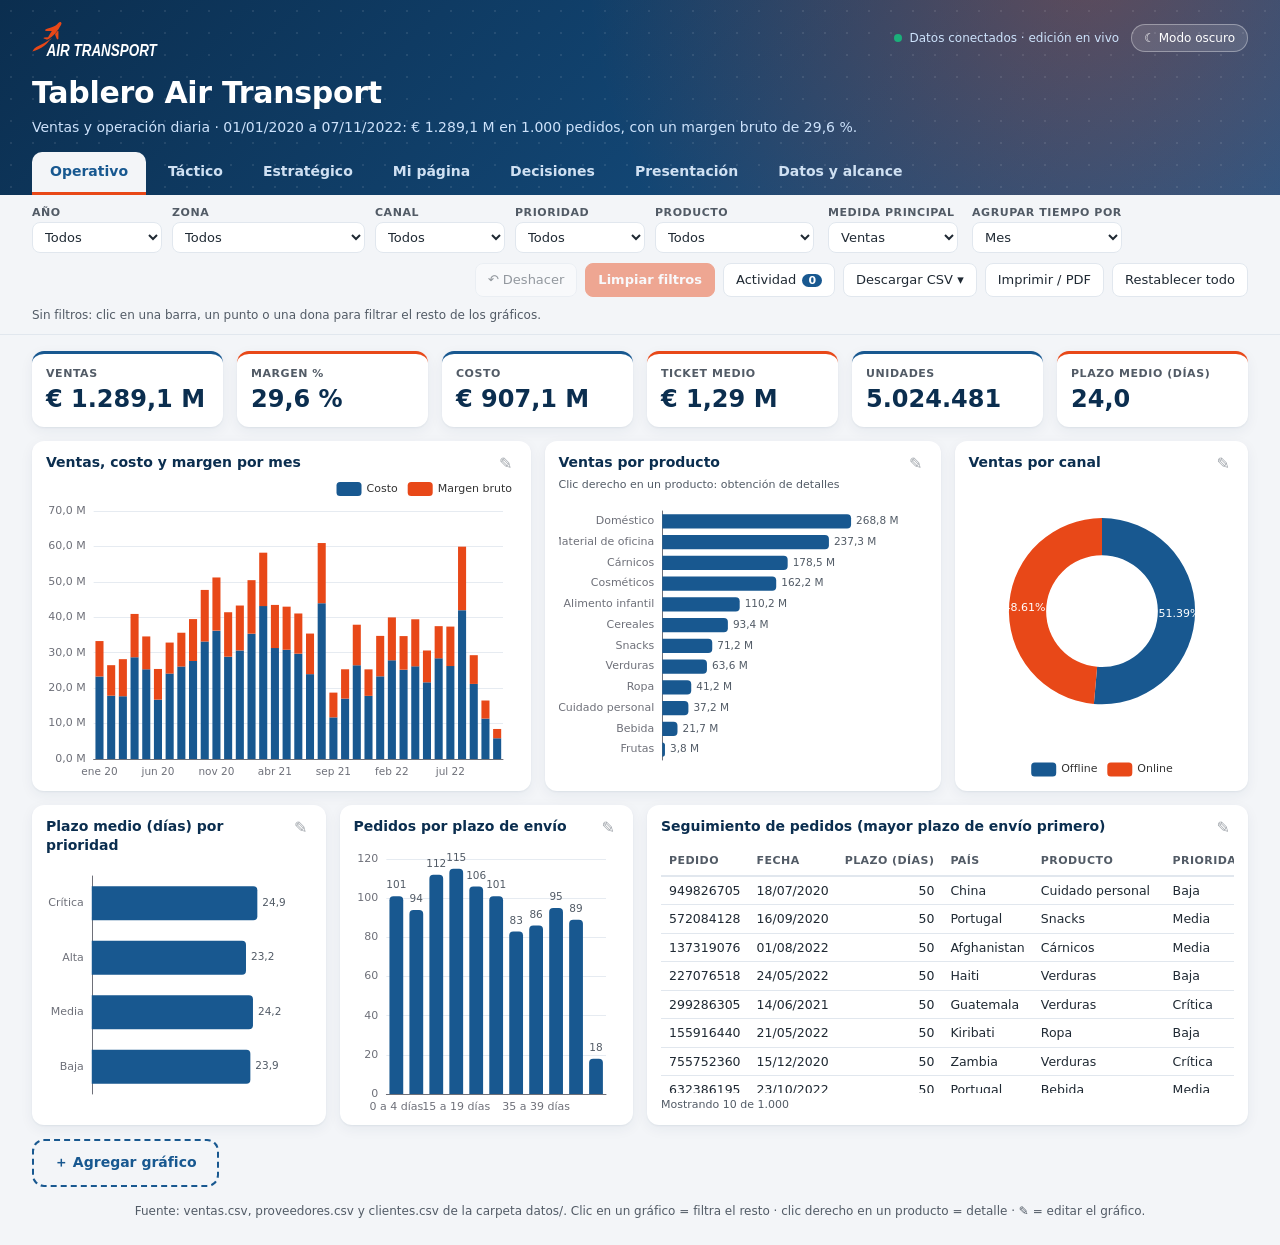
<file: tablero-air-transport/tablero/index.html>
<!doctype html>
<html lang="es">
<head>
<meta charset="utf-8">
<meta name="viewport" content="width=device-width, initial-scale=1">
<title>Tablero Air Transport</title>
<link rel="stylesheet" href="estilos.css">
</head>
<body>
<header class="cab">
  <div class="cab-fila">
    <div class="marca" id="marca">
      <svg viewBox="0 0 32 32" width="34" height="34" aria-hidden="true"><rect width="32" height="32" rx="9" fill="#E84818"/><path d="M6 17 26 7l-6 18-4-7z" fill="#fff"/></svg>
      <span>AIR TRANSPORT</span>
    </div>
    <span class="vivo"><i></i> Datos conectados · edición en vivo</span>
    <button id="b-tema" class="tema-btn" type="button" aria-pressed="false" title="Cambiar entre modo claro y modo oscuro">☾ Modo oscuro</button>
  </div>
  <h1 id="titulo">Tablero Air Transport</h1>
  <p id="resumen" class="resumen"></p>
  <nav id="tabs" class="tabs" aria-label="Páginas del tablero"></nav>
</header>

<div class="barra" id="barra">
  <div id="filtros" class="filtros"></div>
  <label class="campo">Medida principal<select id="principal"></select></label>
  <label class="campo">Agrupar tiempo por<select id="granularidad"></select></label>
  <div class="acciones">
    <button id="b-deshacer" type="button" title="Deshacer el último cambio">↶ Deshacer</button>
    <button id="b-limpiar" type="button" class="naranja">Limpiar filtros</button>
    <button id="b-actividad" type="button">Actividad <b id="n-actividad">0</b></button>
    <button id="b-imprimir" type="button" title="Imprime la página o la guarda como PDF">Imprimir / PDF</button>
    <button id="b-todo" type="button" title="Vuelve el tablero a su estado original">Restablecer todo</button>
  </div>
  <div id="chips" class="chips" aria-live="polite"></div>
</div>

<main id="pagina" class="pagina"></main>
<footer class="pie">Fuente: ventas.csv, proveedores.csv y clientes.csv de la carpeta datos/. Clic en un gráfico = filtra el resto · clic derecho en un producto = detalle · ✎ = editar el gráfico.</footer>

<aside id="editor" class="editor" hidden></aside>
<div id="menu" class="menu" hidden></div>
<section id="actividad" class="actividad" hidden></section>

<script src="vendor/echarts.min.js"></script>
<script src="datos.js"></script>
<script src="mapa.js"></script>
<script src="nucleo.js"></script>
<script src="paginas.js"></script>
<script src="presentacion.js"></script>
<script src="app.js"></script>
<script src="logo.js"></script>
<script src="descargas.js"></script>
</body>
</html>
</file>
<file: tablero-air-transport/tablero/estilos.css>
:root {
  --azul: #185890; --azul-osc: #0B2E4F; --azul-claro: #CDE2FB; --naranja: #E84818;
  --fondo: #F3F5F8; --tinta: #1F2933; --suave: #525B66; --borde: #E1E7EE; --blanco: #fff;
  --sombra: 0 1px 2px rgba(11, 46, 79, .06), 0 4px 14px rgba(11, 46, 79, .06);
  --cab1: #0B2E4F; --cab2: #185890; --accion: #185890; --barra: rgba(243, 245, 248, .94); --hover: #f0f6fd; --resalte: #eaf2fb; --decision-bg: #fff8f5;
}
html[data-tema="oscuro"] {
  color-scheme: dark;
  --fondo: #0D1722; --blanco: #15222F; --tinta: #E6EDF5; --suave: #9FB0C3; --borde: #26364A; --azul: #6DB1F2; --azul-osc: #DCEAFB;
  --accion: #1F6FB5; --barra: rgba(13, 23, 34, .94); --hover: #1B2D40; --resalte: #1D3550; --decision-bg: #2A1F1B;
  --sombra: 0 1px 2px rgba(0, 0, 0, .45), 0 4px 14px rgba(0, 0, 0, .35);
}
* { box-sizing: border-box; }
html { color-scheme: light; }
body { margin: 0; background: var(--fondo); color: var(--tinta); font: 14px/1.4 "Segoe UI", system-ui, -apple-system, sans-serif; }
[hidden] { display: none !important; }
button, select, input { font: inherit; color: inherit; }
button { cursor: pointer; }

/* Cabecera */
.cab { background: radial-gradient(circle at 85% -20%, rgba(232, 72, 24, .35), transparent 45%), linear-gradient(135deg, var(--cab1), var(--cab2)); color: #fff; padding: 18px clamp(16px, 3vw, 32px) 0; position: relative; overflow: hidden; }
.cab::before { content: ""; position: absolute; inset: 0; background-image: radial-gradient(rgba(255,255,255,.09) 1px, transparent 1px); background-size: 22px 22px; pointer-events: none; }
.cab > * { position: relative; }
.cab-fila { display: flex; justify-content: space-between; align-items: center; gap: 12px; flex-wrap: wrap; }
.marca { display: flex; align-items: center; gap: 10px; font-weight: 700; letter-spacing: .18em; font-size: 13px; }
.cab-fila .vivo { margin-left: auto; }
.tema-btn { background: rgba(255, 255, 255, .12); color: #fff; border: 1px solid rgba(255, 255, 255, .35); border-radius: 999px; padding: 5px 12px; font-size: 12px; }
.tema-btn:hover { background: rgba(255, 255, 255, .24); }
.vivo { font-size: 12px; color: var(--azul-claro); display: flex; align-items: center; gap: 7px; }
.vivo i { width: 8px; height: 8px; border-radius: 50%; background: #1BAF7A; box-shadow: 0 0 0 0 rgba(27, 175, 122, .7); animation: pulso 2s infinite; }
@keyframes pulso { 70% { box-shadow: 0 0 0 8px rgba(27, 175, 122, 0); } 100% { box-shadow: 0 0 0 0 rgba(27, 175, 122, 0); } }
h1 { margin: 14px 0 4px; font-size: clamp(22px, 3vw, 30px); font-weight: 700; letter-spacing: -.01em; }
.resumen { margin: 0 0 14px; color: var(--azul-claro); max-width: 900px; min-height: 20px; }
.tabs { display: flex; gap: 4px; flex-wrap: wrap; }
.tab { background: transparent; border: 0; color: #cfe0f2; padding: 10px 18px; border-radius: 10px 10px 0 0; font-weight: 600; border-bottom: 3px solid transparent; }
.tab:hover { color: #fff; background: rgba(255,255,255,.08); }
.tab[aria-selected="true"] { background: var(--fondo); color: var(--azul); border-bottom-color: var(--naranja); }

/* Barra de filtros */
.barra { position: sticky; top: 0; z-index: 20; display: flex; flex-wrap: wrap; align-items: end; gap: 10px 14px; background: var(--barra); backdrop-filter: blur(6px); padding: 10px clamp(16px, 3vw, 32px); border-bottom: 1px solid var(--borde); }
.filtros { display: flex; flex-wrap: wrap; gap: 10px; }
.campo { display: flex; flex-direction: column; gap: 2px; font-size: 11px; font-weight: 600; text-transform: uppercase; letter-spacing: .05em; color: var(--suave); }
.campo select, .editor select, .editor input[type=text] { min-width: 130px; padding: 6px 8px; border: 1px solid var(--borde); border-radius: 8px; background: var(--blanco); text-transform: none; letter-spacing: 0; font-weight: 400; font-size: 13px; color: var(--tinta); }
.campo select:focus-visible, button:focus-visible, .editor input:focus-visible { outline: 2px solid var(--azul); outline-offset: 1px; }
.campo.activo select { border-color: var(--naranja); box-shadow: 0 0 0 2px rgba(232, 72, 24, .15); }
.acciones { display: flex; gap: 8px; flex-wrap: wrap; margin-left: auto; }
.acciones button, .editor button, .menu button { padding: 7px 12px; border: 1px solid var(--borde); border-radius: 8px; background: var(--blanco); font-size: 13px; }
.acciones button:hover, .editor button:hover { border-color: var(--azul); color: var(--azul); }
.acciones button:disabled { opacity: .45; cursor: default; }
.acciones .naranja { background: var(--naranja); border-color: var(--naranja); color: #fff; font-weight: 600; }
.acciones .naranja:hover { background: #c93a0f; color: #fff; }
#n-actividad { background: var(--accion); color: #fff; border-radius: 10px; padding: 0 6px; font-size: 11px; margin-left: 2px; }
.chips { flex-basis: 100%; display: flex; gap: 6px; flex-wrap: wrap; min-height: 0; }
.chip { display: inline-flex; align-items: center; gap: 6px; background: var(--blanco); border: 1px solid var(--naranja); color: var(--tinta); border-radius: 999px; padding: 2px 4px 2px 10px; font-size: 12px; }
.chip button { border: 0; background: var(--naranja); color: #fff; border-radius: 50%; width: 18px; height: 18px; line-height: 16px; padding: 0; font-size: 12px; }
.chips .hint { color: var(--suave); font-size: 12px; }

/* Páginas y tarjetas */
.pagina { display: grid; grid-template-columns: repeat(12, minmax(0, 1fr)); gap: 14px; padding: 16px clamp(16px, 3vw, 32px) 8px; max-width: 1680px; margin: 0 auto; }
.kpis { grid-column: span 12; display: grid; grid-template-columns: repeat(auto-fit, minmax(150px, 1fr)); gap: 14px; }
.kpi { background: var(--blanco); border-radius: 12px; padding: 12px 14px 10px; box-shadow: var(--sombra); border-top: 3px solid var(--azul); }
.kpi:nth-child(2n) { border-top-color: var(--naranja); }
.kpi small { display: block; color: var(--suave); font-size: 11px; font-weight: 600; text-transform: uppercase; letter-spacing: .05em; }
.kpi b { display: block; font-size: 24px; font-variant-numeric: tabular-nums; margin-top: 2px; color: var(--azul-osc); }
.tarjeta { background: var(--blanco); border-radius: 12px; box-shadow: var(--sombra); padding: 12px 14px 8px; display: flex; flex-direction: column; min-width: 0; }
.tarjeta-cab { display: flex; justify-content: space-between; align-items: start; gap: 8px; }
.tarjeta h3 { margin: 0; font-size: 14px; font-weight: 700; color: var(--azul-osc); }
.tarjeta .nota { margin: 2px 0 0; font-size: 11px; color: var(--suave); }
.editar { border: 0; background: transparent; color: var(--suave); font-size: 16px; padding: 0 4px; opacity: .55; }
.editar:hover { opacity: 1; color: var(--naranja); }
.tarjeta.editada { outline: 1px dashed var(--azul); }
.tarjeta.editada .editar { color: var(--azul); opacity: 1; }
.caja { flex: 1; min-height: 0; width: 100%; }
.vacio { color: var(--suave); padding: 24px 0; text-align: center; }
.tarjeta ol { margin: 8px 0 4px; padding-left: 20px; } .tarjeta li { margin-bottom: 6px; max-width: 980px; }

.agregar-fila { grid-column: span 12; display: flex; gap: 10px; flex-wrap: wrap; }
.agregar { border: 2px dashed var(--azul); background: transparent; color: var(--azul); border-radius: 12px; padding: 12px 20px; font-weight: 600; }
.agregar:hover { background: var(--resalte); }

/* Decisiones y presentación */
.decisiones { display: flex; flex-direction: column; gap: 10px; margin-top: 8px; }
.decision { border-left: 4px solid var(--naranja); background: var(--decision-bg); border-radius: 0 10px 10px 0; padding: 10px 12px; }
.decision b { display: block; color: var(--azul-osc); }
.decision .cifra { margin: 4px 0 6px; color: var(--suave); font-size: 12.5px; }
.ir { border: 1px solid var(--azul); background: var(--blanco); color: var(--azul); border-radius: 8px; padding: 4px 10px; font-size: 12px; }
.ir:hover { background: var(--accion); color: #fff; }
.slide { padding: 6px 4px 0; }
.slide > small { color: var(--suave); text-transform: uppercase; letter-spacing: .06em; font-weight: 600; }
.slide h2 { margin: 4px 0 10px; font-size: clamp(20px, 2.4vw, 30px); color: var(--azul-osc); }
.slide ul { margin: 0 0 12px; padding-left: 22px; font-size: clamp(14px, 1.4vw, 19px); max-width: 1000px; }
.slide li { margin-bottom: 8px; }
.tiles { display: flex; gap: 14px; flex-wrap: wrap; margin: 10px 0 14px; }
.tile { background: var(--fondo); border-top: 3px solid var(--azul); border-radius: 10px; padding: 10px 16px; min-width: 150px; }
.tile:nth-child(2n) { border-top-color: var(--naranja); }
.tile small { display: block; color: var(--suave); font-size: 11px; text-transform: uppercase; letter-spacing: .05em; font-weight: 600; }
.tile b { font-size: clamp(20px, 2.4vw, 30px); color: var(--azul-osc); font-variant-numeric: tabular-nums; }
.decision-box { background: var(--accion); color: #fff; border-radius: 10px; padding: 12px 16px; margin: 6px 0 12px; font-size: clamp(14px, 1.4vw, 18px); }
.niveles { display: grid; grid-template-columns: repeat(auto-fit, minmax(260px, 1fr)); gap: 14px; margin-bottom: 12px; }
.nivel h3 { margin: 0 0 8px; }
.nivel .decision { margin-bottom: 8px; }
.slide-nav { display: flex; gap: 8px; flex-wrap: wrap; padding: 4px 0 8px; }
.slide-nav button { border: 1px solid var(--borde); background: var(--blanco); border-radius: 8px; padding: 6px 12px; }
.slide-nav button:hover:not(:disabled) { border-color: var(--azul); color: var(--azul); }
.slide-nav button:disabled { opacity: .4; }
.tarjeta.pc { position: fixed; inset: 0; z-index: 90; border-radius: 0; box-shadow: none; padding: 4vh 6vw; overflow: auto; background: var(--blanco); }
body.sin-scroll { overflow: hidden; }
.tarjeta.pc .caja { display: flex; flex-direction: column; justify-content: center; }
.tarjeta.pc .slide h2 { font-size: clamp(28px, 4.2vw, 60px); margin-bottom: 18px; }
.tarjeta.pc .slide > small { font-size: clamp(12px, 1.2vw, 18px); }
.tarjeta.pc .slide ul { font-size: clamp(18px, 2.3vw, 34px); max-width: 1500px; }
.tarjeta.pc .slide li { margin-bottom: 14px; }
.tarjeta.pc .tile { padding: 14px 26px; min-width: 200px; }
.tarjeta.pc .tile small { font-size: clamp(11px, 1.1vw, 16px); }
.tarjeta.pc .tile b { font-size: clamp(28px, 3.4vw, 52px); }
.tarjeta.pc .decision-box { font-size: clamp(18px, 2.1vw, 30px); padding: 18px 24px; }
.tarjeta.pc .nivel .decision b { font-size: clamp(14px, 1.45vw, 22px); }
.tarjeta.pc .decision .cifra { font-size: clamp(12px, 1.2vw, 17px); }
.tarjeta.pc .slide-nav button { font-size: 16px; padding: 10px 18px; }
.tarjeta:fullscreen { background: var(--blanco); padding: 4vh 6vw; overflow: auto; }

/* Tablas */
.tabla-caja { overflow: auto; flex: 1; margin-top: 6px; }
table { width: 100%; border-collapse: collapse; font-size: 12.5px; font-variant-numeric: tabular-nums; }
th { position: sticky; top: 0; background: var(--blanco); text-align: left; font-size: 11px; text-transform: uppercase; letter-spacing: .04em; color: var(--suave); border-bottom: 2px solid var(--borde); padding: 6px 8px; white-space: nowrap; }
td { padding: 5px 8px; border-bottom: 1px solid var(--borde); white-space: nowrap; }
td.n, th.n { text-align: right; }
tbody tr:hover { background: var(--hover); }
.pie-tabla { font-size: 11px; color: var(--suave); margin: 4px 0; }
th.clic, td.clic { cursor: pointer; } th.clic:hover, td.clic:hover { color: var(--naranja); }
th.sel, td.sel { color: var(--naranja); font-weight: 700; }

/* Panel de edición, menú y actividad */
.editor { position: fixed; top: 0; right: 0; bottom: 0; width: min(340px, 100vw); background: var(--blanco); box-shadow: -8px 0 30px rgba(11, 46, 79, .2); z-index: 40; padding: 18px; overflow: auto; }
.editor[hidden], .menu[hidden], .actividad[hidden] { display: none; }
.editor h2 { margin: 0 0 4px; font-size: 16px; color: var(--azul-osc); } .editor p { margin: 0 0 14px; color: var(--suave); font-size: 12px; }
.editor label { display: block; margin-bottom: 12px; font-size: 12px; font-weight: 600; color: var(--suave); }
.editor label select, .editor label input { display: block; width: 100%; margin-top: 3px; }
.editor .fila { display: flex; gap: 8px; margin-top: 12px; flex-wrap: wrap; }
.editor .peligro { color: #D03B3B; border-color: #D03B3B; }
.editor .peligro:hover { background: #D03B3B; color: #fff; border-color: #D03B3B; }
.menu { position: fixed; z-index: 60; background: var(--blanco); border: 1px solid var(--borde); border-radius: 10px; box-shadow: 0 8px 28px rgba(11, 46, 79, .25); padding: 6px; min-width: 240px; }
.menu .tit { padding: 4px 10px; font-size: 11px; color: var(--suave); text-transform: uppercase; letter-spacing: .05em; }
.menu button { display: block; width: 100%; text-align: left; border: 0; border-radius: 6px; }
.menu button:hover { background: var(--resalte); color: var(--azul); }
.actividad { position: fixed; z-index: 45; top: 120px; right: clamp(16px, 3vw, 32px); width: min(380px, calc(100vw - 32px)); max-height: 60vh; overflow: auto; background: var(--blanco); border-radius: 12px; box-shadow: 0 10px 34px rgba(11, 46, 79, .28); padding: 12px 14px; }
.actividad h2 { margin: 0 0 6px; font-size: 14px; } .actividad ol { margin: 0; padding-left: 18px; font-size: 12.5px; } .actividad li { margin-bottom: 4px; }
.pie { padding: 8px clamp(16px, 3vw, 32px) 24px; font-size: 12px; color: var(--suave); text-align: center; }

@media (max-width: 900px) {
  .pagina > * { grid-column: span 12 !important; }
  .acciones { margin-left: 0; }
}
@media print {
  .barra, .editor, .menu, .actividad, .agregar-fila, .editar, .pie, .slide-nav, .vivo, .tabs { display: none !important; }
  body { background: #fff; }
  .cab { color: #000; background: #fff; padding-bottom: 8px; }
  .cab::before { display: none; }
  .resumen, h1 { color: #000; }
  .tarjeta, .kpi { box-shadow: none; border: 1px solid var(--borde); break-inside: avoid; }
}
@media (prefers-reduced-motion: reduce) { .vivo i { animation: none; } }
</file>
